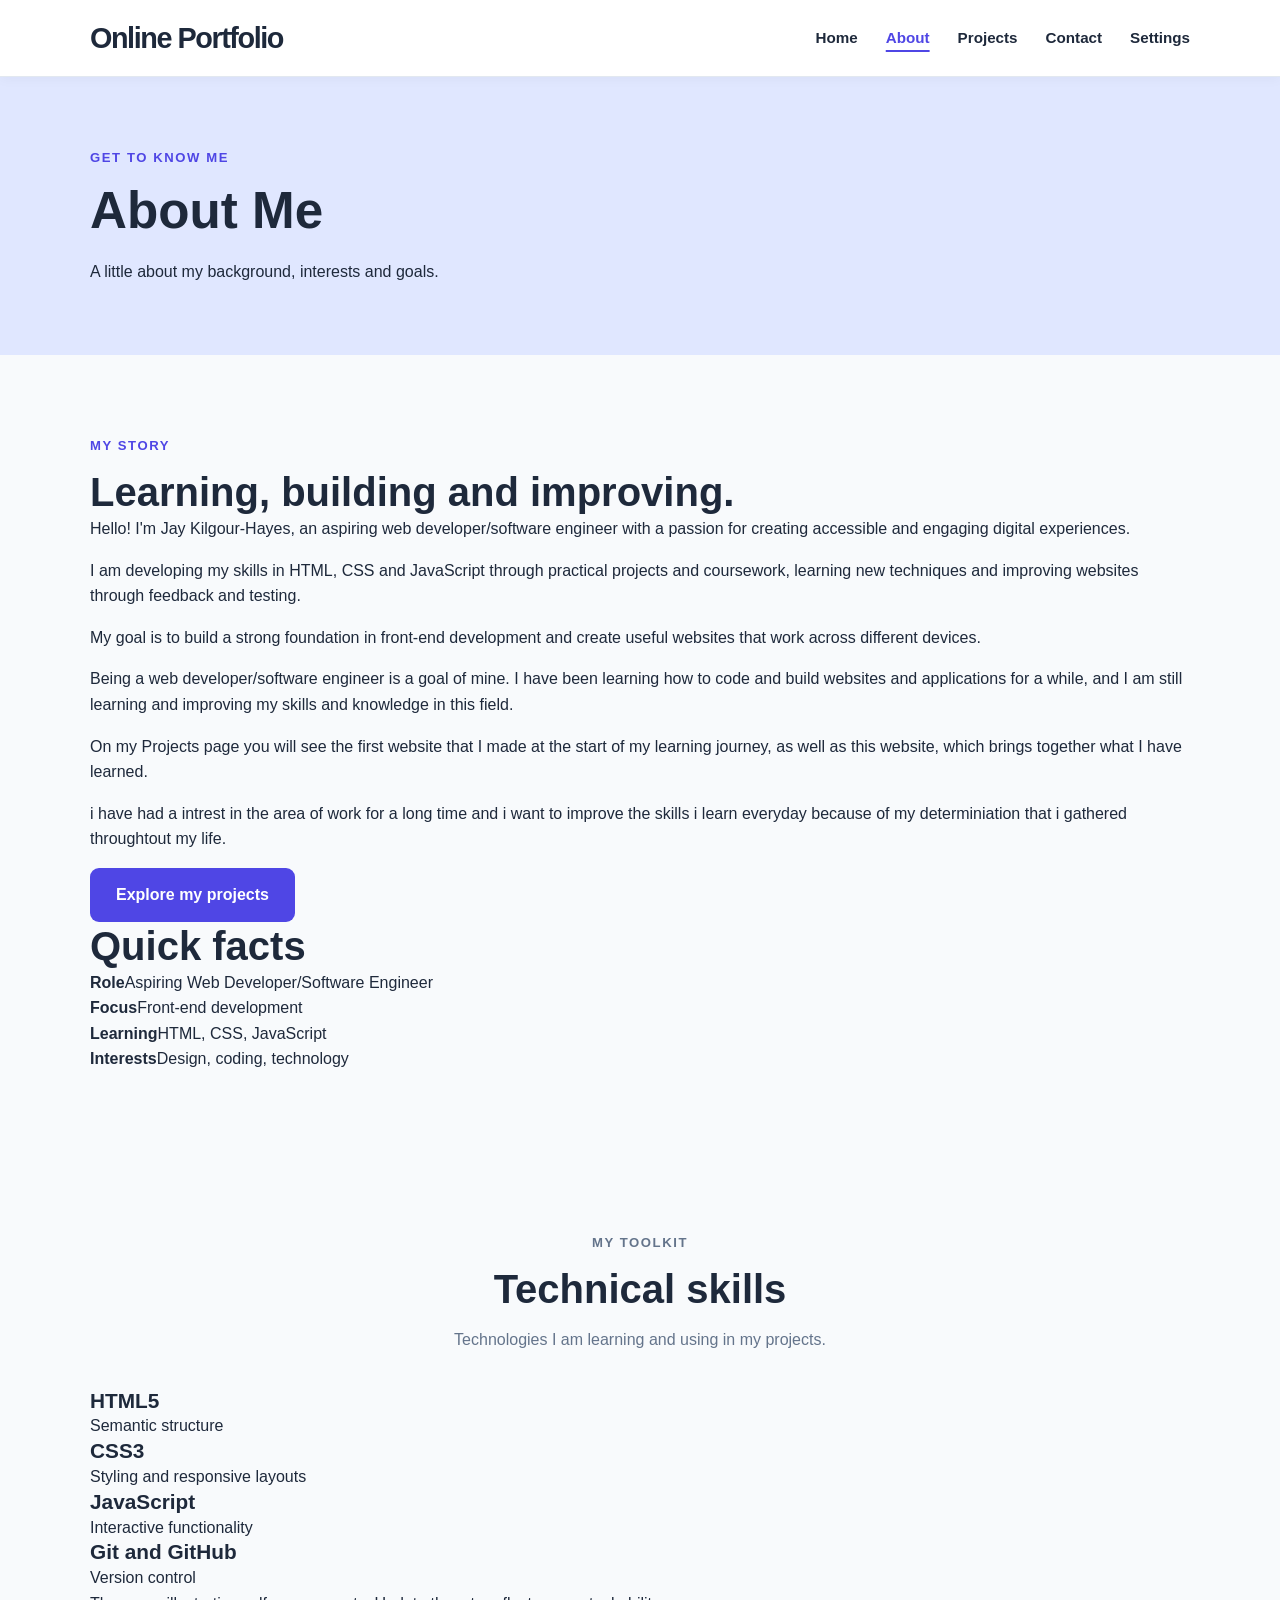
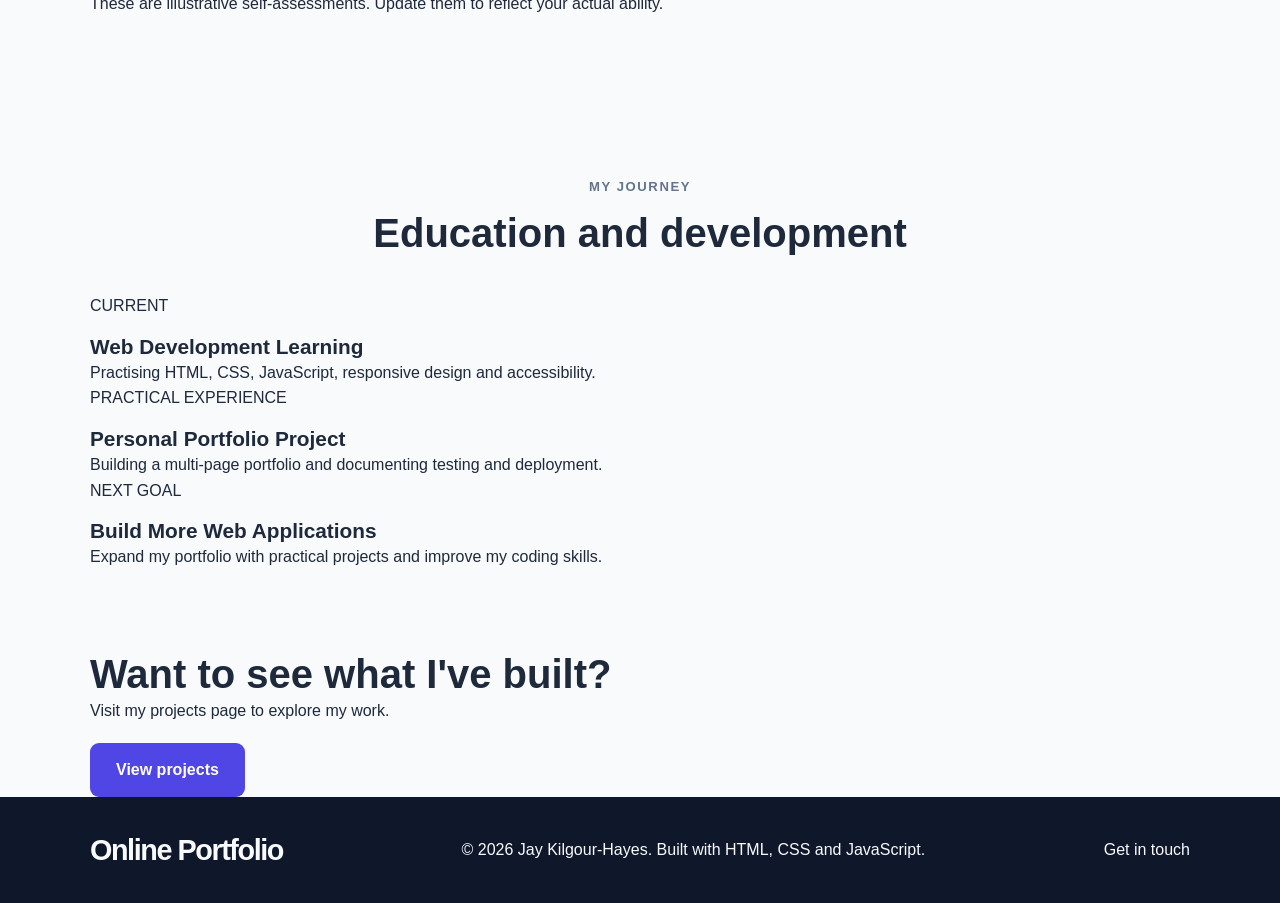
<file: about.html>
<!DOCTYPE html>
<html lang="en">
<head>
  <meta charset="UTF-8">
  <meta name="viewport" content="width=device-width, initial-scale=1.0">
  <meta name="description" content="Learn about my background, skills and development journey.">
  <title>About | Jay Kilgour-Hayes Portfolio</title>
  <link rel="stylesheet" href="css/style.css">
  <script src="js/script.js" defer></script>
</head>
<body>
  <a class="skip-link" href="#main">Skip to main content</a>

  <header class="site-header">
    <nav class="navbar container" aria-label="Main navigation">
      <a class="logo" href="index.html">Online Portfolio</a>
      <button class="menu-toggle" type="button" aria-label="Open navigation" aria-expanded="false" aria-controls="nav-links">
        <span></span><span></span><span></span>
      </button>
      <ul class="nav-links" id="nav-links">
        <li><a href="index.html">Home</a></li>
        <li><a href="about.html" aria-current="page">About</a></li>
        <li><a href="./Projects.html">Projects</a></li>
        <li><a href="./Contact.html">Contact</a></li>
        <li><a href="./settings.html">Settings</a></li>
      </ul>
    </nav>
  </header>

  <main id="main">
    <section class="page-banner">
      <div class="container">
        <p class="eyebrow">GET TO KNOW ME</p>
        <h1>About <span>Me</span></h1>
        <p>A little about my background, interests and goals.</p>
      </div>
    </section>

    <section class="section container about-layout">
      <div class="about-copy">
        <p class="eyebrow">MY STORY</p>
        <h2>Learning, building and improving.</h2>
        <p>Hello! I'm Jay Kilgour-Hayes, an aspiring web developer/software engineer with a passion for creating accessible and engaging digital experiences.</p>
        <p>I am developing my skills in HTML, CSS and JavaScript through practical projects and coursework, learning new techniques and improving websites through feedback and testing.</p>
        <p>My goal is to build a strong foundation in front-end development and create useful websites that work across different devices.</p>
        <p>Being a web developer/software engineer is a goal of mine. I have been learning how to code and build websites and applications for a while, and I am still learning and improving my skills and knowledge in this field.</p>
        <p>On my Projects page you will see the first website that I made at the start of my learning journey, as well as this website, which brings together what I have learned.</p>
        <p>i have had a intrest in the area of work for a long time and i want to improve the skills i learn everyday because of my determiniation that i gathered throughtout my life.</p>
        <a class="btn btn-primary" href="Projects.html">Explore my projects</a>
      </div>

      <aside class="about-panel">
        <h2>Quick facts</h2>
        <ul class="fact-list">
          <li><strong>Role</strong><span>Aspiring Web Developer/Software Engineer</span></li>
          <li><strong>Focus</strong><span>Front-end development</span></li>
          <li><strong>Learning</strong><span>HTML, CSS, JavaScript</span></li>
          <li><strong>Interests</strong><span>Design, coding, technology</span></li>
        </ul>
      </aside>
    </section>

    <section class="section section-muted">
      <div class="container">
        <div class="section-heading">
          <p class="eyebrow">MY TOOLKIT</p>
          <h2>Technical skills</h2>
          <p>Technologies I am learning and using in my projects.</p>
        </div>
        <div class="skills-list">
          <article class="skill-item">
            <div class="skill-label"><h3>HTML5</h3><span>Semantic structure</span></div>
            <div class="skill-track"><div class="skill-fill" style="width:75%"></div></div>
          </article>
          <article class="skill-item">
            <div class="skill-label"><h3>CSS3</h3><span>Styling and responsive layouts</span></div>
            <div class="skill-track"><div class="skill-fill" style="width:65%"></div></div>
          </article>
          <article class="skill-item">
            <div class="skill-label"><h3>JavaScript</h3><span>Interactive functionality</span></div>
            <div class="skill-track"><div class="skill-fill" style="width:40%"></div></div>
          </article>
          <article class="skill-item">
            <div class="skill-label"><h3>Git and GitHub</h3><span>Version control</span></div>
            <div class="skill-track"><div class="skill-fill" style="width:45%"></div></div>
          </article>
        </div>
        <p class="small-note">These are illustrative self-assessments. Update them to reflect your actual ability.</p>
      </div>
    </section>

    <section class="section container">
      <div class="section-heading">
        <p class="eyebrow">MY JOURNEY</p>
        <h2>Education and development</h2>
      </div>
      <div class="timeline">
        <article class="timeline-item">
          <span class="timeline-dot" aria-hidden="true"></span>
          <p class="project-type">CURRENT</p>
          <h3>Web Development Learning</h3>
          <p>Practising HTML, CSS, JavaScript, responsive design and accessibility.</p>
        </article>
        <article class="timeline-item">
          <span class="timeline-dot" aria-hidden="true"></span>
          <p class="project-type">PRACTICAL EXPERIENCE</p>
          <h3>Personal Portfolio Project</h3>
          <p>Building a multi-page portfolio and documenting testing and deployment.</p>
        </article>
        <article class="timeline-item">
          <span class="timeline-dot" aria-hidden="true"></span>
          <p class="project-type">NEXT GOAL</p>
          <h3>Build More Web Applications</h3>
          <p>Expand my portfolio with practical projects and improve my coding skills.</p>
        </article>
      </div>
    </section>

    <section class="cta-section">
      <div class="container cta-inner">
        <div>
          <h2>Want to see what I've built?</h2>
          <p>Visit my projects page to explore my work.</p>
        </div>
        <a class="btn btn-primary" href="Projects.html">View projects</a>
      </div>
    </section>
  </main>

  <footer class="site-footer">
    <div class="container footer-inner">
      <a class="logo" href="index.html">Online Portfolio</a>
      <p>&copy; <span class="current-year">2026</span> Jay Kilgour-Hayes. Built with HTML, CSS and JavaScript.</p>
      <a href="contact.html">Get in touch</a>
    </div>
  </footer>
</body>
</html>
</file>
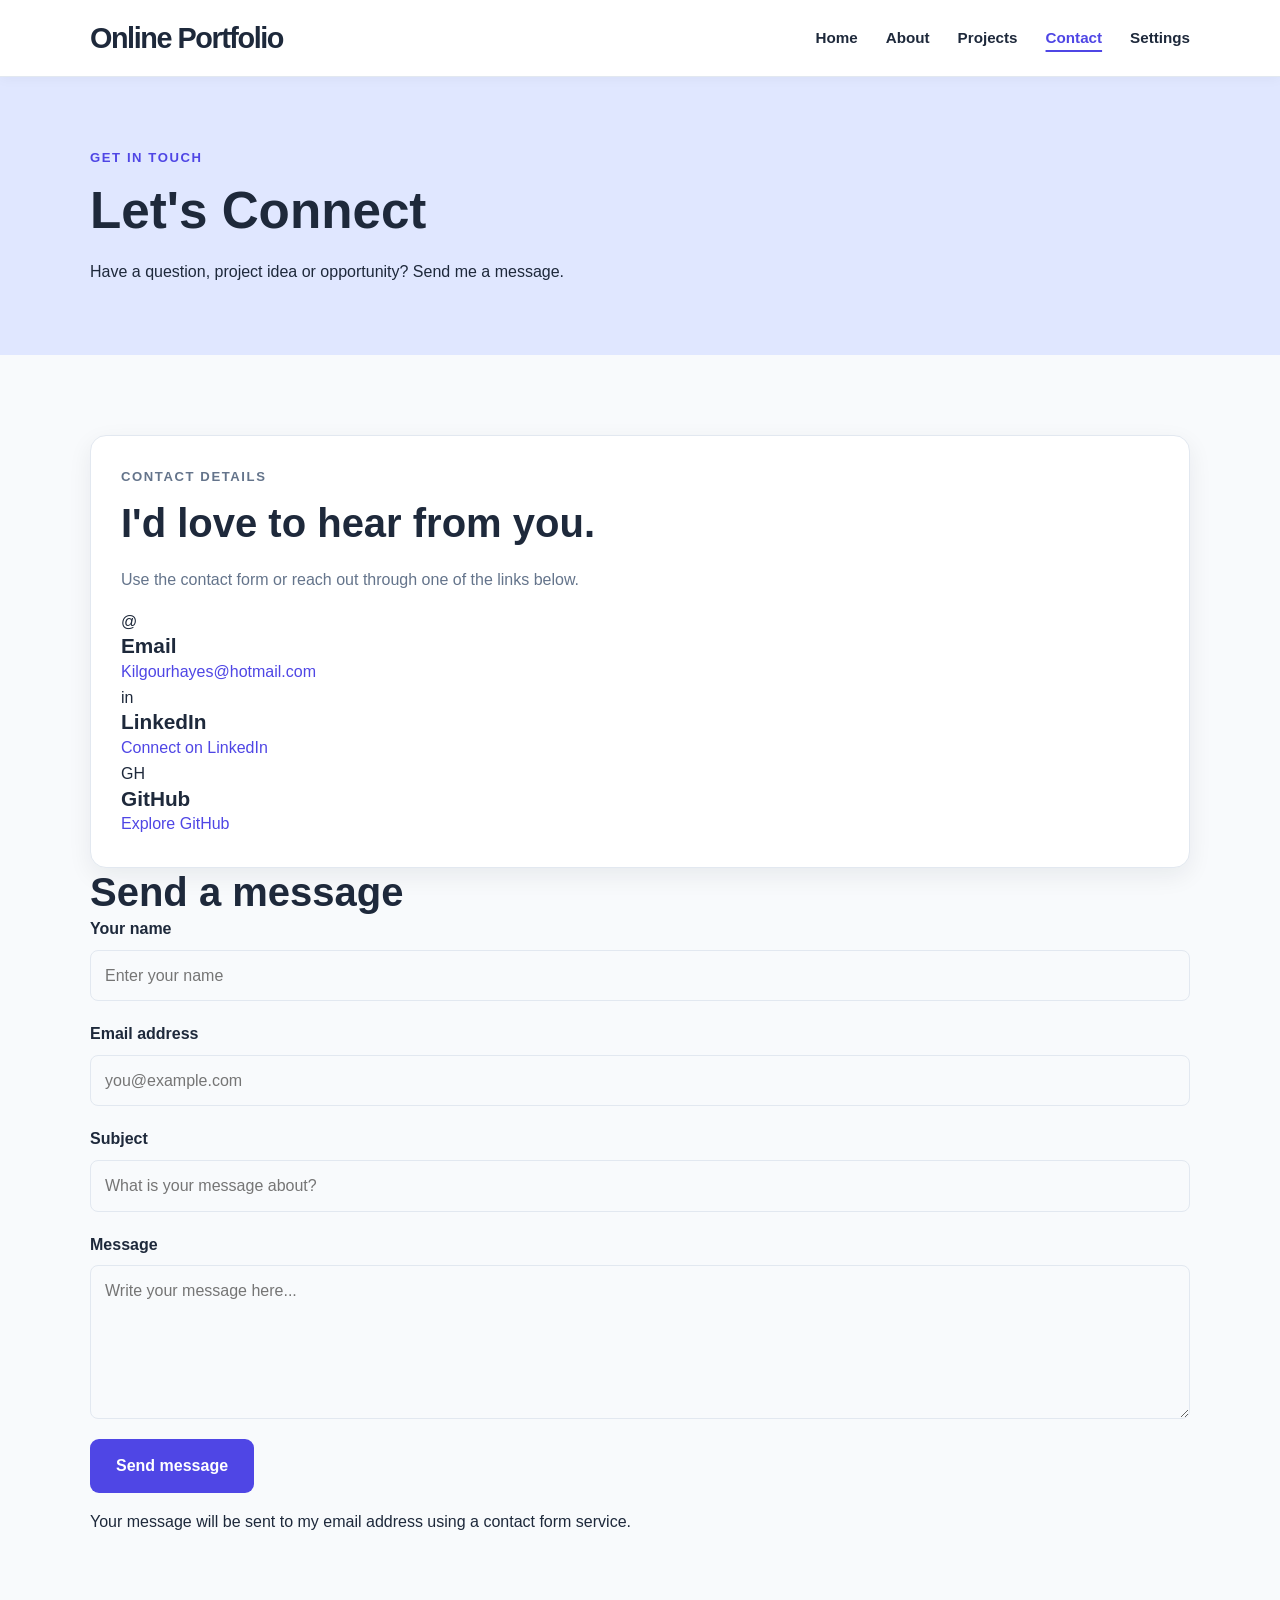
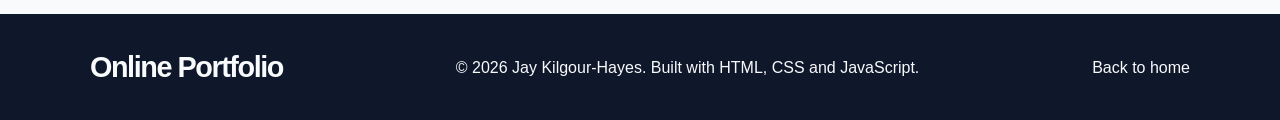
<file: Contact.html>
<!DOCTYPE html>
<html lang="en">
<head>
  <meta charset="UTF-8">
  <meta name="viewport" content="width=device-width, initial-scale=1.0">
  <meta name="description" content="Contact me about web development projects and opportunities.">
  <title>Contact | Jay Kilgour-Hayes Portfolio</title>
  <link rel="stylesheet" href="css/style.css">
  <script src="js/script.js" defer></script>
</head>

<body>
  <a class="skip-link" href="#main">Skip to main content</a>

  <header class="site-header">
    <nav class="navbar container" aria-label="Main navigation">
      <a class="logo" href="index.html">Online Portfolio</a>

      <button class="menu-toggle" type="button"
        aria-label="Open navigation"
        aria-expanded="false"
        aria-controls="nav-links">
        <span></span>
        <span></span>
        <span></span>
      </button>

      <ul class="nav-links" id="nav-links">
        <li><a href="index.html">Home</a></li>
        <li><a href="about.html">About</a></li>
        <li><a href="./Projects.html">Projects</a></li>
        <li><a href="./Contact.html" aria-current="page">Contact</a></li>
        <li><a href="./settings.html">Settings</a></li>
      </ul>
    </nav>
  </header>

  <main id="main">

    <section class="page-banner">
      <div class="container">
        <p class="eyebrow">GET IN TOUCH</p>
        <h1>Let's Connect</h1>
        <p>Have a question, project idea or opportunity? Send me a message.</p>
      </div>
    </section>

    <section class="section container contact-layout">

      <div class="contact-info">
        <p class="eyebrow">CONTACT DETAILS</p>
        <h2>I'd love to hear from you.</h2>
        <p>Use the contact form or reach out through one of the links below.</p>

        <div class="contact-detail">
          <span class="card-icon" aria-hidden="true">@</span>
          <div>
            <h3>Email</h3>
            <a href="mailto:Kilgourhayes@hotmail.com">
              Kilgourhayes@hotmail.com
            </a>
          </div>
        </div>

        <div class="contact-detail">
          <span class="card-icon" aria-hidden="true">in</span>
          <div>
            <h3>LinkedIn</h3>
            <a href="https://www.linkedin.com/in/jay-kilgour-hayes-48662a418/"
               target="_blank"
               rel="noopener noreferrer">
              Connect on LinkedIn
            </a>
          </div>
        </div>

        <div class="contact-detail">
          <span class="card-icon" aria-hidden="true">GH</span>
          <div>
            <h3>GitHub</h3>
            <a href="https://github.com/"
               target="_blank"
               rel="noopener noreferrer">
              Explore GitHub
            </a>
          </div>
        </div>
      </div>

      <div class="contact-form-card">
        <h2>Send a message</h2>

        <form id="contact-form"
              action="https://formsubmit.co/Kilgourhayes@hotmail.com"
              method="POST">

          <input type="hidden"
                 name="_subject"
                 value="New message from your portfolio website">

          <input type="hidden"
                 name="_template"
                 value="table">

          <!-- Hidden anti-spam honeypot field -->
          <input type="text"
                 name="_honey"
                 class="honey-field"
                 tabindex="-1"
                 autocomplete="off"
                 aria-hidden="true"
                 hidden>

          <div class="form-group">
            <label for="name">Your name</label>
            <input id="name"
                   name="name"
                   type="text"
                   autocomplete="name"
                   required
                   minlength="2"
                   maxlength="80"
                   placeholder="Enter your name">
          </div>

          <div class="form-group">
            <label for="email">Email address</label>
            <input id="email"
                   name="email"
                   type="email"
                   autocomplete="email"
                   required
                   maxlength="254"
                   placeholder="you@example.com">
          </div>

          <div class="form-group">
            <label for="subject">Subject</label>
            <input id="subject"
                   name="subject"
                   type="text"
                   required
                   minlength="3"
                   maxlength="120"
                   placeholder="What is your message about?">
          </div>

          <div class="form-group">
            <label for="message">Message</label>
            <textarea id="message"
                      name="message"
                      rows="5"
                      required
                      minlength="10"
                      maxlength="3000"
                      placeholder="Write your message here..."></textarea>
          </div>

          <button class="btn btn-primary btn-full" type="submit">
            Send message
          </button>

          <p id="form-status"
             class="form-status"
             role="status"
             aria-live="polite"></p>

          <p class="small-note">
            Your message will be sent to my email address using a contact form service.
          </p>

        </form>
      </div>

    </section>
  </main>

  <footer class="site-footer">
    <div class="container footer-inner">
      <a class="logo" href="index.html">Online Portfolio</a>

      <p>
        &copy; <span class="current-year">2026</span>
        Jay Kilgour-Hayes. Built with HTML, CSS and JavaScript.
      </p>

      <a href="index.html">Back to home</a>
    </div>
  </footer>

</body>
</html>
</file>
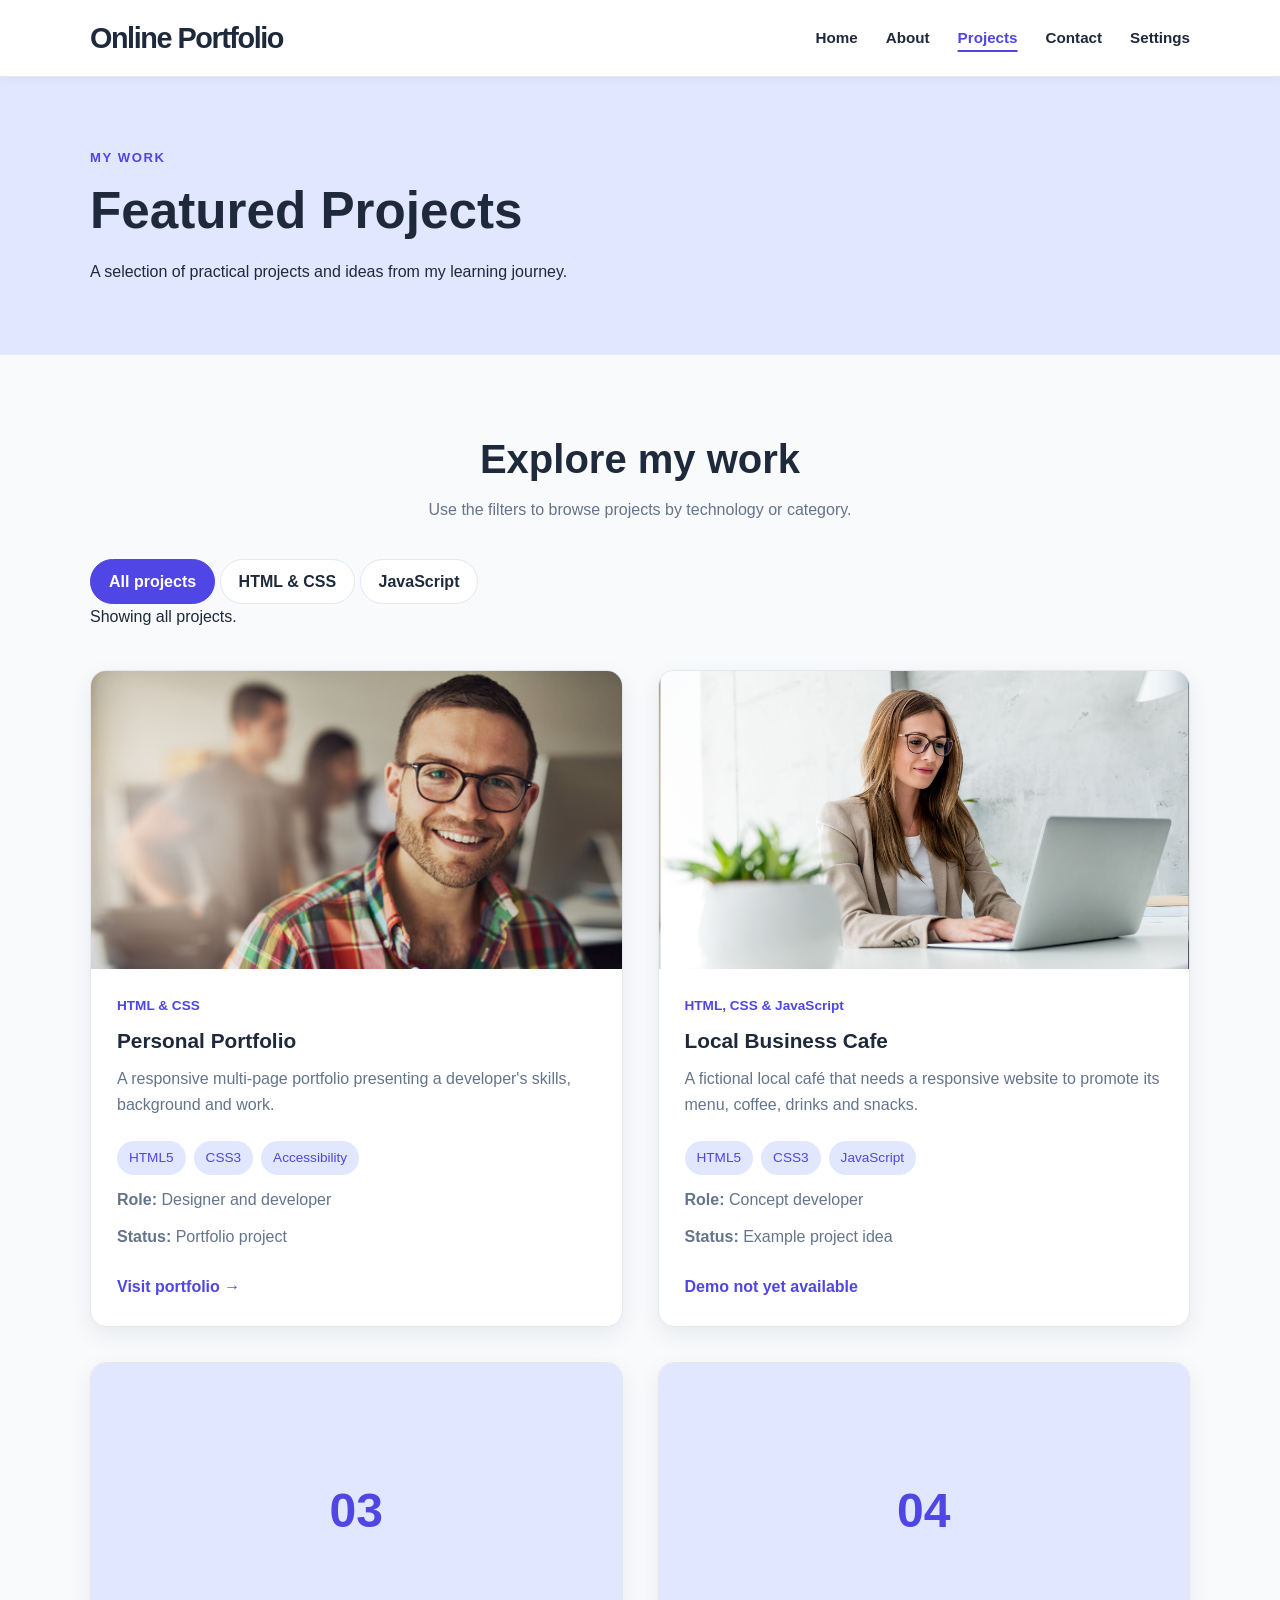
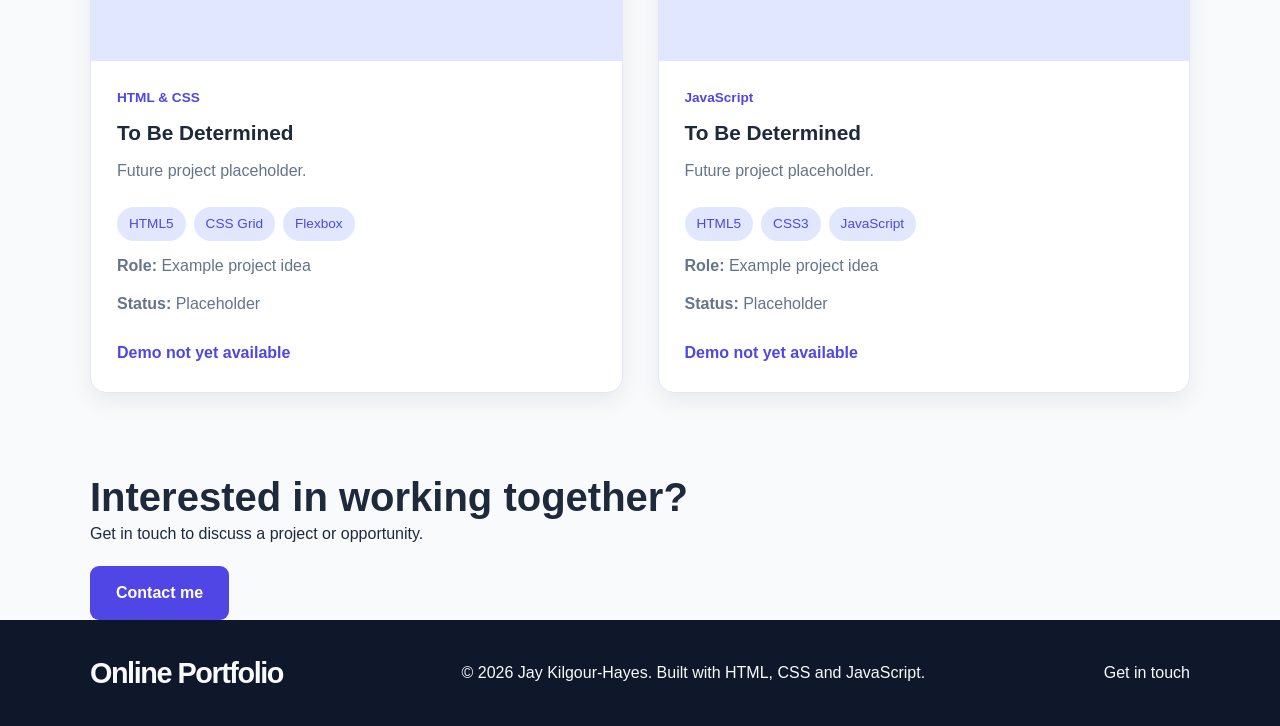
<file: Projects.html>
<!DOCTYPE html>
<html lang="en">
<head>
  <meta charset="UTF-8">
  <meta name="viewport" content="width=device-width, initial-scale=1.0">

  <meta name="description" content="Explore my web development projects and the technologies used.">

  <title>Projects | Jay Kilgour-Hayes Portfolio</title>

  <link rel="stylesheet" href="css/style.css">
  <script src="js/script.js" defer></script>
</head>

<body>

  <a class="skip-link" href="#main">Skip to main content</a>

  <!-- Header and navigation -->
  <header class="site-header">

    <nav class="navbar container" aria-label="Main navigation">

      <a class="logo" href="index.html">Online Portfolio</a>

      <button
        class="menu-toggle"
        type="button"
        aria-label="Open navigation"
        aria-expanded="false"
        aria-controls="nav-links"
      >
        <span></span>
        <span></span>
        <span></span>
      </button>

      <ul class="nav-links" id="nav-links">
        <li><a href="index.html">Home</a></li>
        <li><a href="about.html">About</a></li>
        <li><a href="./Projects.html" aria-current="page">Projects</a></li>
        <li><a href="./Contact.html">Contact</a></li>
        <li><a href="./Settings.html">Settings</a></li>
      </ul>

    </nav>

  </header>

  <main id="main">

    <!-- Projects page banner -->
    <section class="page-banner">

      <div class="container">

        <p class="eyebrow">MY WORK</p>

        <h1>Featured <span>Projects</span></h1>

        <p>
          A selection of practical projects and ideas
          from my learning journey.
        </p>

      </div>

    </section>

    <!-- Projects section -->
    <section class="section container">

      <div class="section-heading">

        <h2>Explore my work</h2>

        <p>
          Use the filters to browse projects by technology
          or category.
        </p>

      </div>

      <!-- Project filters -->
      <div class="filter-controls"
           role="group"
           aria-label="Filter projects">

        <button
          class="filter-btn active"
          type="button"
          data-filter="all"
          aria-pressed="true">
          All projects
        </button>

        <button
          class="filter-btn"
          type="button"
          data-filter="html"
          aria-pressed="false">
          HTML &amp; CSS
        </button>

        <button
          class="filter-btn"
          type="button"
          data-filter="javascript"
          aria-pressed="false">
          JavaScript
        </button>

      </div>

      <p id="filter-status"
         class="sr-only"
         aria-live="polite">
        Showing all projects.
      </p>

      <!-- 2 x 2 Project Grid -->
      <div class="projects-grid-two project-list">

        <!-- Project 1 -->
        <article class="project-card" data-category="html">

          <div class="project-art art-one">

            <img
              src="Assets/images/portfolio.jpg"
              alt="Portfolio website preview"
              loading="lazy"
            >

          </div>

          <div class="project-body">

            <p class="project-type">HTML &amp; CSS</p>

            <h3>Personal Portfolio</h3>

            <p>
              A responsive multi-page portfolio presenting
              a developer's skills, background and work.
            </p>

            <ul class="tag-list">
              <li>HTML5</li>
              <li>CSS3</li>
              <li>Accessibility</li>
            </ul>

            <p class="project-role">
              <strong>Role:</strong> Designer and developer
            </p>

            <p class="project-role">
              <strong>Status:</strong> Portfolio project
            </p>

            <a class="text-link" href="index.html">
              Visit portfolio →
            </a>

          </div>

        </article>

        <!-- Project 2 -->
        <article class="project-card" data-category="javascript">

          <div class="project-art art-two">

            <img
              src="Assets/images/Cafe.jpg"
              alt="Cafe website preview"
              loading="lazy"
            >

          </div>

          <div class="project-body">

            <p class="project-type">
              HTML, CSS &amp; JavaScript
            </p>

            <h3>Local Business Cafe</h3>

            <p>
              A fictional local café that needs a responsive
              website to promote its menu, coffee, drinks
              and snacks.
            </p>

            <ul class="tag-list">
              <li>HTML5</li>
              <li>CSS3</li>
              <li>JavaScript</li>
            </ul>

            <p class="project-role">
              <strong>Role:</strong> Concept developer
            </p>

            <p class="project-role">
              <strong>Status:</strong> Example project idea
            </p>

            <span class="text-link">
              Demo not yet available
            </span>

          </div>

        </article>

        <!-- Project 3 -->
        <article class="project-card" data-category="html">

          <div class="project-art art-three"
               aria-hidden="true">
            03
          </div>

          <div class="project-body">

            <p class="project-type">HTML &amp; CSS</p>

            <h3>To Be Determined</h3>

            <p>
              Future project placeholder.
            </p>

            <ul class="tag-list">
              <li>HTML5</li>
              <li>CSS Grid</li>
              <li>Flexbox</li>
            </ul>

            <p class="project-role">
              <strong>Role:</strong> Example project idea
            </p>

            <p class="project-role">
              <strong>Status:</strong> Placeholder
            </p>

            <span class="text-link">
              Demo not yet available
            </span>

          </div>

        </article>

        <!-- Project 4 -->
        <article class="project-card" data-category="javascript">

          <div class="project-art art-four"
               aria-hidden="true">
            04
          </div>

          <div class="project-body">

            <p class="project-type">JavaScript</p>

            <h3>To Be Determined</h3>

            <p>
              Future project placeholder.
            </p>

            <ul class="tag-list">
              <li>HTML5</li>
              <li>CSS3</li>
              <li>JavaScript</li>
            </ul>

            <p class="project-role">
              <strong>Role:</strong> Example project idea
            </p>

            <p class="project-role">
              <strong>Status:</strong> Placeholder
            </p>

            <span class="text-link">
              Demo not yet available
            </span>

          </div>

        </article>

      </div>

    </section>

    <!-- Contact section -->
    <section class="cta-section">

      <div class="container cta-inner">

        <div>

          <h2>Interested in working together?</h2>

          <p>
            Get in touch to discuss a project or opportunity.
          </p>

        </div>

        <a class="btn btn-primary" href="contact.html">
          Contact me
        </a>

      </div>

    </section>

  </main>

  <!-- Footer -->
  <footer class="site-footer">

    <div class="container footer-inner">

      <a class="logo" href="index.html">
        Online Portfolio
      </a>

      <p>
        &copy;
        <span class="current-year">2026</span>
        Jay Kilgour-Hayes.
        Built with HTML, CSS and JavaScript.
      </p>

      <a href="contact.html">Get in touch</a>

    </div>

  </footer>

</body>
</html>
</file>
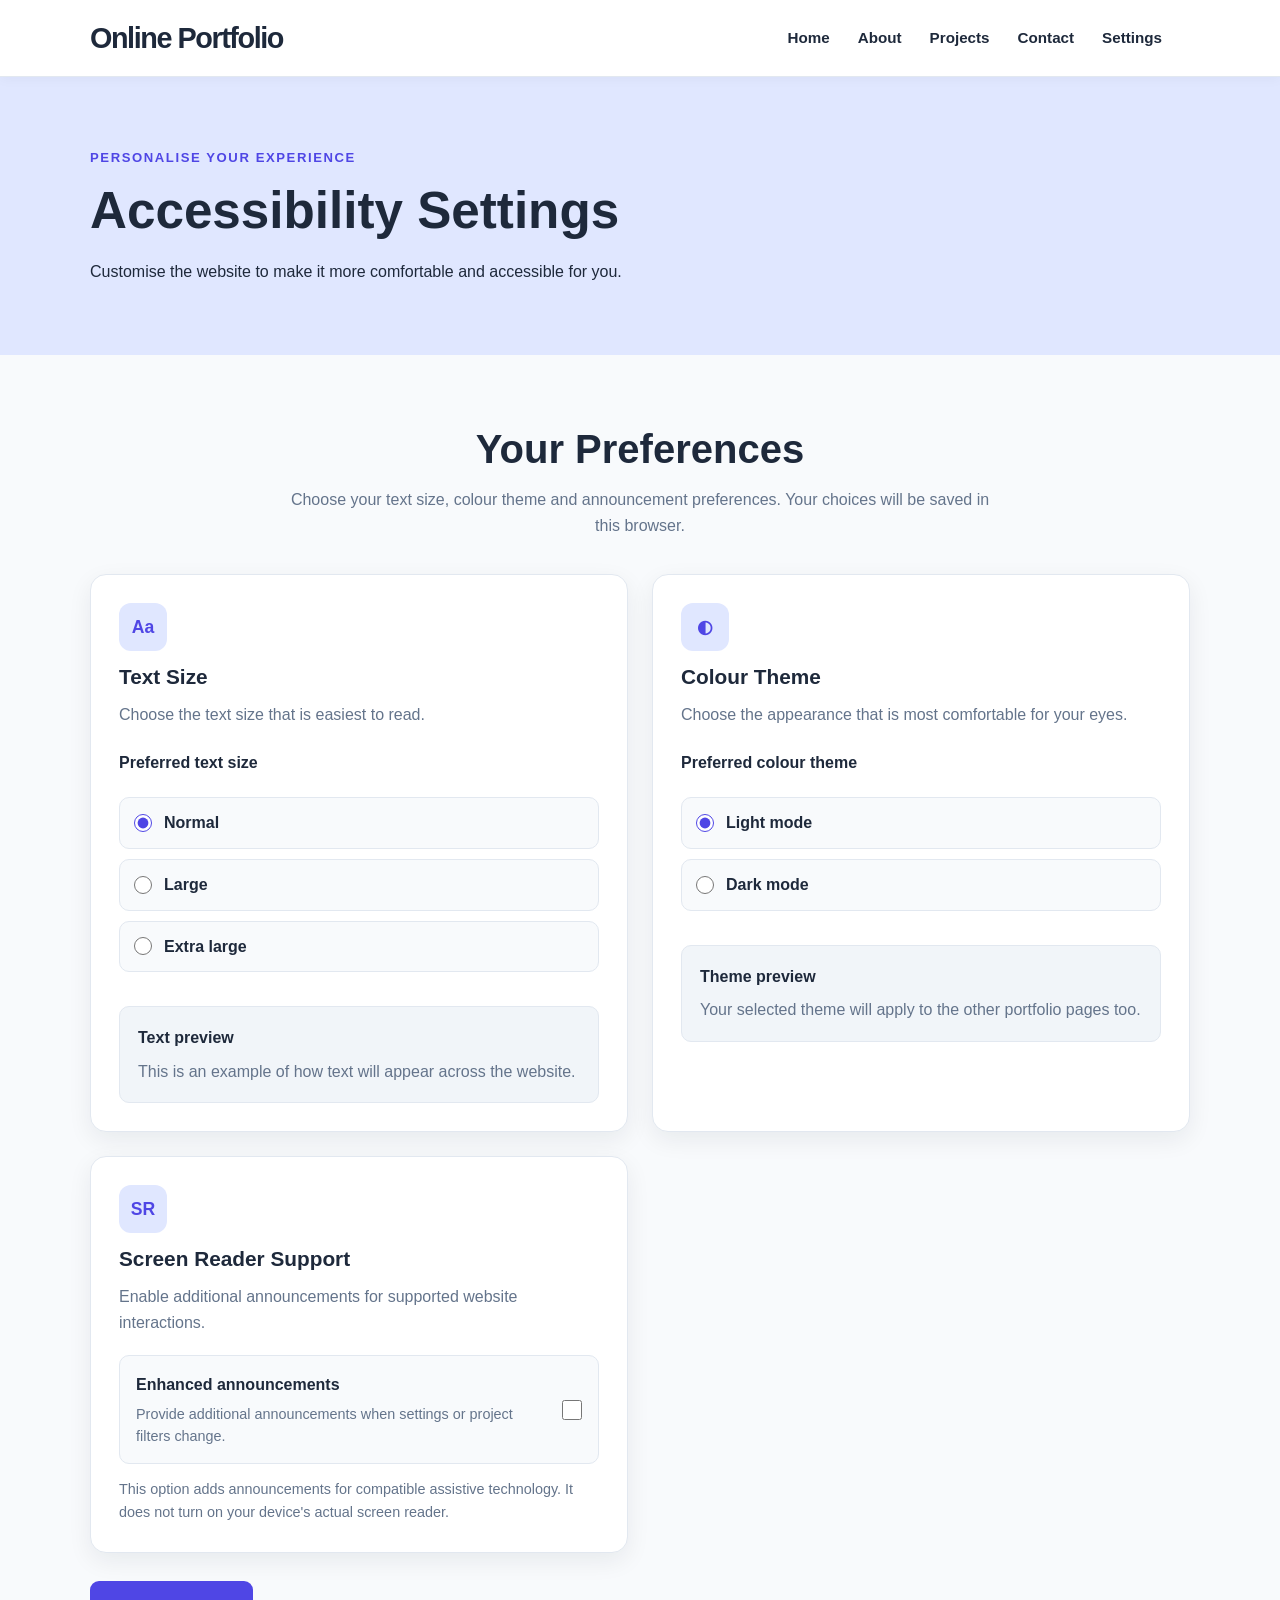
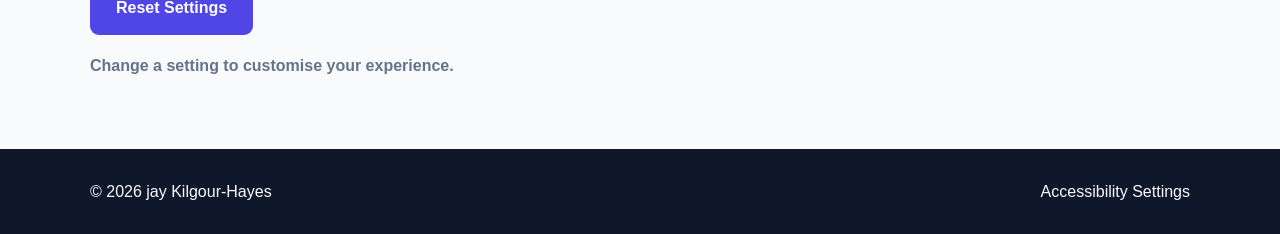
<file: settings.html>
<!DOCTYPE html>
<html lang="en">
<head>
    <meta charset="UTF-8">
    <meta name="viewport" content="width=device-width, initial-scale=1.0">

    <meta name="description"
          content="Customise accessibility settings for the jay Kilgour-Hayes portfolio website.">

    <title>Accessibility Settings | jay Kilgour-Hayes</title>

    <!-- Link to the stylesheet and JavaScript -->
    <link rel="stylesheet" href="css/style.css">
    <script src="js/script.js" defer></script>
</head>

<body>
    <!-- Skip link -->
    <a class="skip-link" href="#main-content">Skip to main content</a>

    <!-- Navigation -->
    <header class="site-header">
        <nav class="navbar container" aria-label="Main navigation">

            <a class="logo" href="index.html">
                Online Portfolio
            </a>

            <button class="menu-toggle"
                    type="button"
                    aria-label="Open navigation"
                    aria-expanded="false"
                    aria-controls="nav-links">
                <span></span>
                <span></span>
                <span></span>
            </button>

            <ul class="nav-links" id="nav-links">
                <li><a href="index.html">Home</a></li>
                <li><a href="about.html">About</a></li>
                <li><a href="./Projects.html">Projects</a></li>
                <li><a href="./Contact.html">Contact</a></li>
                <li><a href="./Settings.html">Settings</a></li>
                <li>
                </li>
            </ul>

        </nav>
    </header>

    <main id="main-content">

        <!-- Page heading -->
        <section class="page-banner">
            <div class="container">
                <p class="eyebrow">PERSONALISE YOUR EXPERIENCE</p>

                <h1>Accessibility Settings</h1>

                <p>
                    Customise the website to make it more comfortable
                    and accessible for you.
                </p>
            </div>
        </section>

        <!-- Accessibility settings -->
        <section class="settings-section section-padding">
            <div class="container settings-container">

                <div class="section-heading">
                    <h2>Your Preferences</h2>

                    <p>
                        Choose your text size, colour theme and
                        announcement preferences. Your choices will
                        be saved in this browser.
                    </p>
                </div>

                <div class="settings-grid">

                    <!-- Text size settings -->
                    <section class="settings-card"
                             aria-labelledby="text-size-heading">

                        <div class="settings-card-icon" aria-hidden="true">
                            Aa
                        </div>

                        <h3 id="text-size-heading">Text Size</h3>

                        <p>
                            Choose the text size that is easiest to read.
                        </p>

                        <fieldset class="setting-fieldset">
                            <legend>Preferred text size</legend>

                            <label class="setting-option">
                                <input type="radio"
                                       name="text-size"
                                       value="normal"
                                       checked>
                                <span>Normal</span>
                            </label>

                            <label class="setting-option">
                                <input type="radio"
                                       name="text-size"
                                       value="large">
                                <span>Large</span>
                            </label>

                            <label class="setting-option">
                                <input type="radio"
                                       name="text-size"
                                       value="extra-large">
                                <span>Extra large</span>
                            </label>
                        </fieldset>

                        <div class="settings-preview">
                            <strong>Text preview</strong>
                            <p>
                                This is an example of how text will
                                appear across the website.
                            </p>
                        </div>
                    </section>

                    <!-- Colour theme settings -->
                    <section class="settings-card"
                             aria-labelledby="theme-heading">

                        <div class="settings-card-icon" aria-hidden="true">
                            ◐
                        </div>

                        <h3 id="theme-heading">Colour Theme</h3>

                        <p>
                            Choose the appearance that is most
                            comfortable for your eyes.
                        </p>

                        <fieldset class="setting-fieldset">
                            <legend>Preferred colour theme</legend>

                            <label class="setting-option">
                                <input type="radio"
                                       name="colour-theme"
                                       value="light"
                                       checked>
                                <span>Light mode</span>
                            </label>

                            <label class="setting-option">
                                <input type="radio"
                                       name="colour-theme"
                                       value="dark">
                                <span>Dark mode</span>
                            </label>
                        </fieldset>

                        <div class="settings-preview">
                            <strong>Theme preview</strong>
                            <p>
                                Your selected theme will apply to
                                the other portfolio pages too.
                            </p>
                        </div>
                    </section>

                    <!-- Screen reader announcements -->
                    <section class="settings-card"
                             aria-labelledby="reader-heading">

                        <div class="settings-card-icon" aria-hidden="true">
                            SR
                        </div>

                        <h3 id="reader-heading">Screen Reader Support</h3>

                        <p>
                            Enable additional announcements for
                            supported website interactions.
                        </p>

                        <label class="toggle-option" for="reader-toggle">
                            <span>
                                <strong>Enhanced announcements</strong>

                                <span class="toggle-description">
                                    Provide additional announcements when
                                    settings or project filters change.
                                </span>
                            </span>

                            <input type="checkbox"
                                   id="reader-toggle"
                                   role="switch"
                                   aria-describedby="reader-help">
                        </label>

                        <p id="reader-help" class="settings-help">
                            This option adds announcements for compatible
                            assistive technology. It does not turn on
                            your device's actual screen reader.
                        </p>
                    </section>

                </div>

                <!-- Reset button -->
                <div class="settings-actions">
                    <button class="btn btn-primary"
                            id="reset-settings"
                            type="button">
                        Reset Settings
                    </button>
                </div>

                <!-- Status message for assistive technology -->
                <p id="settings-status"
                   class="settings-status"
                   role="status"
                   aria-live="polite"
                   aria-atomic="true">
                    Change a setting to customise your experience.
                </p>

            </div>
        </section>

    </main>

    <!-- Footer -->
    <footer class="site-footer">
        <div class="container footer-inner">

            <p>
                &copy; <span class="current-year">2026</span>
                jay Kilgour-Hayes
            </p>

            <a href="settings.html" aria-current="page">
                Accessibility Settings
            </a>

        </div>
    </footer>

</body>
</html>
</file>
<file: css/style.css>
/* =========================================
   1. GLOBAL VARIABLES AND RESET
========================================= */

:root {
    --primary-color: #4f46e5;
    --primary-hover: #4338ca;
    --accent-color: #4f46e5;
    --accent-light: #e0e7ff;

    --background-color: #f8fafc;
    --card-background: #ffffff;
    --preview-background: #f1f5f9;

    --text-color: #1e293b;
    --muted-text: #64748b;
    --border-color: #e2e8f0;

    --header-background: #ffffff;
    --footer-background: #0f172a;
    --footer-text: #f8fafc;

    --container-width: 1100px;
    --section-padding: 80px;
    --body-font-size: 16px;

    --shadow: 0 8px 24px rgba(15, 23, 42, 0.07);
    --transition: 0.25s ease;
}

* {
    box-sizing: border-box;
    margin: 0;
    padding: 0;
}

html {
    scroll-behavior: smooth;
    scroll-padding-top: 90px;
    font-size: var(--body-font-size);
}

body {
    font-family: Arial, Helvetica, sans-serif;
    line-height: 1.6;
    color: var(--text-color);
    background: var(--background-color);
    transition:
        background-color var(--transition),
        color var(--transition);
}

img {
    display: block;
    max-width: 100%;
}

a {
    color: var(--primary-color);
    text-decoration: none;
    transition: color var(--transition);
}

a:hover {
    color: var(--primary-hover);
}

button,
input,
textarea,
select {
    font: inherit;
}

button {
    cursor: pointer;
}

ul {
    list-style: none;
}

h1,
h2,
h3,
h4 {
    line-height: 1.2;
    overflow-wrap: break-word;
}

h1 {
    font-size: clamp(2.2rem, 5vw, 3.8rem);
}

h2 {
    font-size: clamp(1.8rem, 4vw, 2.5rem);
}

h3 {
    font-size: 1.3rem;
}

p {
    margin-bottom: 1rem;
}

p:last-child {
    margin-bottom: 0;
}

::selection {
    color: #ffffff;
    background: var(--primary-color);
}

:focus-visible {
    outline: 3px solid var(--primary-color);
    outline-offset: 4px;
}

/* =========================================
   2. CONTAINERS AND SHARED LAYOUT
========================================= */

.container {
    width: min(90%, var(--container-width));
    margin-inline: auto;
}

.section {
    padding-block: var(--section-padding);
}

.section-padding {
    padding-block: var(--section-padding);
}

.section-heading {
    max-width: 720px;
    margin: 0 auto 36px;
    text-align: center;
}

.section-heading h2 {
    margin-bottom: 14px;
}

.section-heading p {
    color: var(--muted-text);
}

.eyebrow {
    margin-bottom: 12px;
    color: var(--primary-color);
    font-size: 0.82rem;
    font-weight: 700;
    letter-spacing: 0.12em;
    text-transform: uppercase;
}

.text-center {
    text-align: center;
}

.muted-text {
    color: var(--muted-text);
}

/* =========================================
   3. SKIP LINK
========================================= */

.skip-link {
    position: absolute;
    z-index: 2000;
    top: 10px;
    left: 10px;
    padding: 12px 18px;
    color: #ffffff;
    background: var(--primary-color);
    border-radius: 8px;
    transform: translateY(-150%);
}

.skip-link:focus {
    transform: translateY(0);
}

/* =========================================
   4. HEADER AND NAVIGATION
========================================= */

.site-header {
    position: sticky;
    z-index: 1000;
    top: 0;
    background: var(--header-background);
    border-bottom: 1px solid var(--border-color);
    box-shadow: 0 2px 12px rgba(15, 23, 42, 0.04);
}

.navbar {
    position: relative;
    display: flex;
    min-height: 76px;
    align-items: center;
    justify-content: space-between;
    gap: 24px;
}

.logo {
    color: var(--text-color);
    font-size: 1.8rem;
    font-weight: 800;
    letter-spacing: -0.05em;
}

.logo span {
    color: var(--primary-color);
}

.nav-links {
    display: flex;
    align-items: center;
    gap: 28px;
}

.nav-links a {
    display: inline-block;
    padding-block: 8px;
    color: var(--text-color);
    font-size: 0.95rem;
    font-weight: 600;
}

.nav-links a:hover,
.nav-links a[aria-current="page"] {
    color: var(--primary-color);
}

.nav-links a[aria-current="page"] {
    text-decoration: underline;
    text-decoration-thickness: 2px;
    text-underline-offset: 7px;
}

.menu-toggle {
    display: none;
    width: 44px;
    height: 44px;
    flex-shrink: 0;
    align-items: center;
    justify-content: center;
    flex-direction: column;
    gap: 5px;
    color: var(--text-color);
    background: transparent;
    border: 1px solid var(--border-color);
    border-radius: 8px;
    cursor: pointer;
    position: relative;
    z-index: 1002;
}

.menu-toggle span {
    display: block;
    width: 21px;
    height: 2px;
    background: currentColor;
    border-radius: 2px;
}

/* =========================================
   5. BUTTONS
========================================= */

.btn {
    display: inline-flex;
    min-height: 46px;
    align-items: center;
    justify-content: center;
    gap: 8px;
    padding: 12px 24px;
    border: 2px solid transparent;
    border-radius: 9px;
    font-weight: 700;
    text-align: center;
    transition:
        background-color var(--transition),
        color var(--transition),
        border-color var(--transition),
        transform var(--transition);
}

.btn:hover {
    transform: translateY(-2px);
}

.btn-primary {
    color: #ffffff;
    background: var(--primary-color);
}

.btn-primary:hover {
    color: #ffffff;
    background: var(--primary-hover);
}

.btn-secondary {
    color: var(--text-color);
    background: transparent;
    border-color: var(--border-color);
}

.btn-secondary:hover {
    color: var(--primary-color);
    border-color: var(--primary-color);
}

.button-group {
    display: flex;
    flex-wrap: wrap;
    gap: 14px;
    margin-top: 26px;
}

/* =========================================
   6. HOME PAGE HERO
========================================= */

.hero {
    display: flex;
    min-height: 590px;
    align-items: center;
    padding-block: 80px;
}

.hero-content {
    max-width: 760px;
}

.hero h1 {
    margin-bottom: 24px;
}

.hero h1 span {
    color: var(--primary-color);
}

.hero-description {
    max-width: 650px;
    color: var(--muted-text);
    font-size: 1.15rem;
}

.hero-image {
    width: 100%;
    max-width: 420px;
    margin-inline: auto;
    border-radius: 24px;
    object-fit: cover;
}

.hero-layout {
    display: grid;
    grid-template-columns: 1.2fr 0.8fr;
    align-items: center;
    gap: 60px;
}

.hero-badge {
    display: inline-block;
    margin-bottom: 22px;
    padding: 7px 14px;
    color: var(--primary-color);
    background: var(--accent-light);
    border-radius: 50px;
    font-size: 0.9rem;
    font-weight: 700;
}

/* =========================================
   7. PAGE BANNER
========================================= */

.page-banner {
    padding: 70px 0;
    background: var(--accent-light);
    color: var(--text-color);
}

.page-banner h1 {
    margin-bottom: 18px;
    font-size: clamp(2rem, 4.5vw, 3.2rem);
}

.page-banner p {
    max-width: 720px;
}

.page-banner .eyebrow {
    color: var(--primary-color);
}

/* =========================================
   8. GENERAL CONTENT SECTIONS
========================================= */

.content-grid {
    display: grid;
    grid-template-columns: repeat(2, minmax(0, 1fr));
    align-items: start;
    gap: 36px;
}

.content-card {
    padding: 28px;
    background: var(--card-background);
    border: 1px solid var(--border-color);
    border-radius: 16px;
    box-shadow: var(--shadow);
}

.content-card h3 {
    margin-bottom: 14px;
}

.content-card p {
    color: var(--muted-text);
}

.feature-list {
    display: grid;
    gap: 14px;
    margin-top: 20px;
}

.feature-list li {
    padding-left: 28px;
    position: relative;
}

.feature-list li::before {
    content: "✓";
    position: absolute;
    left: 0;
    color: var(--primary-color);
    font-weight: 800;
}

/* =========================================
   9. PROJECTS PAGE
========================================= */

.project-filters {
    display: flex;
    flex-wrap: wrap;
    justify-content: center;
    gap: 12px;
    margin-bottom: 36px;
}

.filter-btn {
    padding: 9px 18px;
    color: var(--text-color);
    background: var(--card-background);
    border: 1px solid var(--border-color);
    border-radius: 50px;
    font-weight: 600;
    transition: all var(--transition);
}

.filter-btn:hover,
.filter-btn.active,
.filter-btn[aria-pressed="true"] {
    color: #ffffff;
    background: var(--primary-color);
    border-color: var(--primary-color);
}

.projects-grid {
    display: grid;
    grid-template-columns: repeat(3, minmax(0, 1fr));
    gap: 26px;
}

.project-card {
    overflow: hidden;
    background: var(--card-background);
    border: 1px solid var(--border-color);
    border-radius: 16px;
    box-shadow: var(--shadow);
    transition:
        transform var(--transition),
        box-shadow var(--transition);
}

.project-card:hover {
    transform: translateY(-5px);
    box-shadow: 0 14px 30px rgba(15, 23, 42, 0.12);
}

.project-card img {
    width: 100%;
    aspect-ratio: 16 / 10;
    object-fit: cover;
    background: var(--preview-background);
}

.project-card-content {
    padding: 22px;
}

.project-card h3 {
    margin-bottom: 10px;
}

.project-card p {
    color: var(--muted-text);
}

.project-tags {
    display: flex;
    flex-wrap: wrap;
    gap: 8px;
    margin: 16px 0;
}

.project-tags span {
    padding: 5px 10px;
    color: var(--primary-color);
    background: var(--accent-light);
    border-radius: 50px;
    font-size: 0.8rem;
    font-weight: 700;
}

.project-links {
    display: flex;
    flex-wrap: wrap;
    gap: 16px;
    margin-top: 18px;
    font-weight: 700;
}

/* =========================================
   10. CONTACT PAGE AND FORMS
========================================= */

.contact-grid {
    display: grid;
    grid-template-columns: 0.8fr 1.2fr;
    align-items: start;
    gap: 40px;
}

.contact-info,
.contact-form {
    padding: 30px;
    background: var(--card-background);
    border: 1px solid var(--border-color);
    border-radius: 16px;
    box-shadow: var(--shadow);
}

.contact-info h2,
.contact-form h2 {
    margin-bottom: 20px;
}

.contact-info p {
    color: var(--muted-text);
}

.contact-details {
    display: grid;
    gap: 16px;
    margin-top: 24px;
}

.contact-details a {
    overflow-wrap: anywhere;
}

.form-group {
    margin-bottom: 20px;
}

.form-group label {
    display: block;
    margin-bottom: 8px;
    font-weight: 700;
}

.form-group input,
.form-group textarea,
.form-group select {
    display: block;
    width: 100%;
    padding: 12px 14px;
    color: var(--text-color);
    background: var(--background-color);
    border: 1px solid var(--border-color);
    border-radius: 8px;
}

.form-group textarea {
    min-height: 150px;
    resize: vertical;
}

.form-group input:focus,
.form-group textarea:focus,
.form-group select:focus {
    outline: 2px solid var(--primary-color);
    outline-offset: 2px;
}

.form-error {
    margin-top: 6px;
    color: #b91c1c;
    font-size: 0.9rem;
}

.form-status {
    margin-top: 16px;
    font-weight: 600;
}
/* =========================================
   11. SLIDESHOW
========================================= */

.slideshow {
    position: relative;
    overflow: hidden;
    border-radius: 16px;
    background: var(--preview-background);
}

.slideshow img {
    width: 100%;
    max-height: 500px;
    object-fit: cover;
}

.slideshow-controls {
    display: flex;
    justify-content: center;
    gap: 12px;
    margin-top: 18px;
}

/* =========================================
   12. ACCESSIBILITY SETTINGS PAGE
========================================= */

.settings-section {
    padding-block: 70px;
}

.settings-container {
    max-width: 1100px;
    margin-inline: auto;
}

.settings-grid {
    display: grid;
    grid-template-columns: repeat(2, minmax(0, 1fr));
    gap: 24px;
    margin-top: 32px;
}

.settings-card {
    min-width: 0;
    padding: 28px;
    color: var(--text-color);
    background: var(--card-background);
    border: 1px solid var(--border-color);
    border-radius: 16px;
    box-shadow: var(--shadow);
    transition:
        background-color var(--transition),
        border-color var(--transition);
}

.settings-card h3 {
    margin: 14px 0 12px;
}

.settings-card > p {
    color: var(--muted-text);
}

.settings-card-icon {
    display: flex;
    width: 48px;
    height: 48px;
    align-items: center;
    justify-content: center;
    color: var(--primary-color);
    background: var(--accent-light);
    border-radius: 12px;
    font-size: 1.1rem;
    font-weight: 800;
}

.setting-fieldset {
    min-width: 0;
    margin-top: 22px;
    padding: 0;
    border: 0;
}

.setting-fieldset legend {
    margin-bottom: 12px;
    font-weight: 700;
}

.setting-option {
    display: flex;
    align-items: center;
    gap: 12px;
    margin-block: 10px;
    padding: 12px 14px;
    background: var(--background-color);
    border: 1px solid var(--border-color);
    border-radius: 10px;
    cursor: pointer;
    transition:
        border-color var(--transition),
        background-color var(--transition);
}

.setting-option:hover {
    border-color: var(--primary-color);
}

.setting-option input {
    width: 18px;
    height: 18px;
    flex-shrink: 0;
    accent-color: var(--primary-color);
}

.setting-option span {
    font-weight: 600;
}

.setting-option:focus-within,
.toggle-option:focus-within {
    outline: 3px solid var(--primary-color);
    outline-offset: 3px;
}

.settings-preview {
    margin-top: 24px;
    padding: 18px;
    background: var(--preview-background);
    border: 1px solid var(--border-color);
    border-radius: 10px;
}

.settings-preview strong {
    display: block;
    margin-bottom: 8px;
}

.settings-preview p {
    margin-bottom: 0;
    color: var(--muted-text);
}

.toggle-option {
    display: flex;
    align-items: center;
    justify-content: space-between;
    gap: 18px;
    margin-top: 20px;
    padding: 16px;
    background: var(--background-color);
    border: 1px solid var(--border-color);
    border-radius: 10px;
    cursor: pointer;
}

.toggle-description {
    display: block;
    margin-top: 6px;
    color: var(--muted-text);
    font-size: 0.9em;
    font-weight: 400;
    line-height: 1.5;
}

.toggle-option input {
    width: 20px;
    height: 20px;
    flex-shrink: 0;
    accent-color: var(--primary-color);
    cursor: pointer;
}

.settings-help {
    margin-top: 14px;
    color: var(--muted-text);
    font-size: 0.9rem;
}

.settings-actions {
    display: flex;
    flex-wrap: wrap;
    gap: 12px;
    margin-top: 28px;
}

.settings-status {
    min-height: 1.5em;
    margin-top: 18px;
    color: var(--muted-text);
    font-weight: 600;
}

/* =========================================
   13. TEXT SIZE ACCESSIBILITY SETTINGS
========================================= */

html[data-text-size="normal"] {
    --body-font-size: 16px;
}

html[data-text-size="large"] {
    --body-font-size: 18px;
}

html[data-text-size="extra-large"] {
    --body-font-size: 20px;
}

/* =========================================
   14. DARK THEME
========================================= */

html[data-theme="dark"] {
    color-scheme: dark;

    --background-color: #0f172a;
    --card-background: #1e293b;
    --preview-background: #273449;

    --text-color: #f1f5f9;
    --muted-text: #cbd5e1;
    --border-color: #475569;

    --header-background: #111827;
    --footer-background: #020617;
    --footer-text: #f8fafc;

    --primary-color: #a5b4fc;
    --primary-hover: #c7d2fe;
    --accent-color: #a5b4fc;
    --accent-light: #312e81;
}

html[data-theme="dark"] body {
    color: var(--text-color);
    background: var(--background-color);
}

html[data-theme="dark"] .logo,
html[data-theme="dark"] .nav-links a {
    color: var(--text-color);
}

html[data-theme="dark"] .nav-links a:hover,
html[data-theme="dark"] .nav-links a[aria-current="page"] {
    color: var(--primary-color);
}

html[data-theme="dark"] .page-banner {
    background: #1e293b;
}

html[data-theme="dark"] .hero-badge,
html[data-theme="dark"] .project-tags span {
    color: #e0e7ff;
    background: #312e81;
}

html[data-theme="dark"] .btn-primary {
    color: #111827;
    background: var(--primary-color);
}

html[data-theme="dark"] .btn-primary:hover {
    color: #111827;
    background: var(--primary-hover);
}

html[data-theme="dark"] .btn-secondary {
    color: var(--text-color);
    border-color: var(--border-color);
}

html[data-theme="dark"] .filter-btn {
    color: var(--text-color);
    background: var(--card-background);
    border-color: var(--border-color);
}

html[data-theme="dark"] .filter-btn:hover,
html[data-theme="dark"] .filter-btn.active,
html[data-theme="dark"] .filter-btn[aria-pressed="true"] {
    color: #111827;
    background: var(--primary-color);
    border-color: var(--primary-color);
}

html[data-theme="dark"] .form-group input,
html[data-theme="dark"] .form-group textarea,
html[data-theme="dark"] .form-group select {
    color: var(--text-color);
    background: var(--card-background);
    border-color: var(--border-color);
}

html[data-theme="dark"] .settings-card-icon {
    color: #e0e7ff;
    background: #312e81;
}

html[data-theme="dark"] .setting-option,
html[data-theme="dark"] .toggle-option {
    background: var(--background-color);
    border-color: var(--border-color);
}

html[data-theme="dark"] .settings-preview {
    background: var(--preview-background);
}

html[data-theme="dark"] .menu-toggle {
    color: var(--text-color);
    border-color: var(--border-color);
}

html[data-theme="dark"] .menu-toggle span {
    background: var(--text-color);
}
/* =========================================
   15. FOOTER
========================================= */

.site-footer {
    padding: 30px 0;
    color: var(--footer-text);
    background: var(--footer-background);
}

.footer-inner {
    display: flex;
    align-items: center;
    justify-content: space-between;
    flex-wrap: wrap;
    gap: 16px;
}

.footer-inner p {
    margin: 0;
}

.site-footer a {
    color: var(--footer-text);
}

.site-footer a:hover {
    text-decoration: underline;
}

/* =========================================
   16. RESPONSIVE DESIGN: TABLETS
========================================= */

@media (max-width: 900px) {
    :root {
        --section-padding: 60px;
    }

    .hero-layout {
        grid-template-columns: 1fr 0.75fr;
        gap: 30px;
    }

    .projects-grid {
        grid-template-columns: repeat(2, minmax(0, 1fr));
    }

    .contact-grid {
        grid-template-columns: 1fr;
    }

    .settings-grid {
        grid-template-columns: repeat(2, minmax(0, 1fr));
    }

    .nav-links {
        gap: 18px;
    }
}

/* =========================================
   17. RESPONSIVE DESIGN: MOBILE
========================================= */

@media (max-width: 700px) {
    :root {
        --section-padding: 48px;
    }

    .navbar {
        min-height: 68px;
    }

    /* Show the burger button on mobile. */

    .menu-toggle {
        display: flex;
        position: relative;
        z-index: 1002;
        pointer-events: auto;
        touch-action: manipulation;
    }

    /* Hide the navigation until the burger is clicked. */

    .nav-links {
        position: absolute;
        top: 100%;
        right: 0;
        left: 0;
        z-index: 1001;

        display: none;
        align-items: stretch;
        flex-direction: column;
        gap: 0;

        padding: 12px 5% 20px;
        background: var(--header-background);
        border: 1px solid var(--border-color);
        border-top: 0;
        box-shadow: var(--shadow);
    }

    /* Must match the class toggled by JavaScript. */

    .nav-links.is-open {
        display: flex !important;
    }

    .nav-links li {
        width: 100%;
    }

    .nav-links a {
        display: block;
        width: 100%;
        padding: 12px 0;
    }

    .nav-links a[aria-current="page"] {
        text-decoration: none;
    }

    .hero {
        min-height: auto;
        padding-block: 60px;
    }

    .hero-layout {
        grid-template-columns: 1fr;
        gap: 35px;
    }

    .hero-image {
        max-width: 320px;
    }

    .page-banner {
        padding: 48px 0;
    }

    .content-grid,
    .projects-grid,
    .settings-grid {
        grid-template-columns: 1fr;
    }

    .project-filters {
        justify-content: flex-start;
    }

    .settings-section {
        padding-block: 45px;
    }

    .settings-card {
        padding: 22px;
    }

    .contact-info,
    .contact-form {
        padding: 22px;
    }

    .footer-inner {
        align-items: flex-start;
        flex-direction: column;
    }

    .button-group {
        align-items: stretch;
    }
}

/* =========================================
   18. SMALL MOBILE SCREENS
========================================= */

@media (max-width: 400px) {
    html {
        font-size: 15px;
    }

    html[data-text-size="large"] {
        font-size: 17px;
    }

    html[data-text-size="extra-large"] {
        font-size: 19px;
    }

    .container {
        width: 92%;
    }

    .settings-card {
        padding: 18px;
    }

    .toggle-option {
        align-items: flex-start;
        gap: 12px;
    }

    .btn {
        padding: 10px 16px;
    }
}

/* =========================================
   19. REDUCED MOTION ACCESSIBILITY
========================================= */

@media (prefers-reduced-motion: reduce) {
    *,
    *::before,
    *::after {
        scroll-behavior: auto !important;
        animation-duration: 0.01ms !important;
        animation-iteration-count: 1 !important;
        transition-duration: 0.01ms !important;
    }
}

/* =========================================
   20. HOMEPAGE BUTTON POSITION ADJUSTMENTS
========================================= */

/* Move the Explore My Projects button down */

.section-actions {
    margin-top: 45px;
}

/* Move the Contact me button down */

.cta-inner > .btn {
    margin-top: 20px;
}

/* Adjust spacing on mobile */

@media (max-width: 700px) {
    .section-actions {
        margin-top: 35px;
    }

    .cta-inner > .btn {
        margin-top: 20px;
    }
}

/* =========================================
   PROJECTS PAGE - 2 x 2 GRID
========================================= */

.projects-grid-two {
    display: grid;
    grid-template-columns: repeat(2, minmax(0, 1fr));
    gap: 35px;
    align-items: stretch;
    margin-top: 40px;
}

/* Project cards */

.projects-grid-two .project-card {
    display: flex;
    flex-direction: column;
    height: 100%;
    overflow: hidden;

    background: var(--card-background);
    border: 1px solid var(--border-color);
    border-radius: 16px;
    box-shadow: var(--shadow);

    transition: transform 0.25s ease;
}

.projects-grid-two .project-card:hover {
    transform: translateY(-5px);
}

/* Project images */

.projects-grid-two .project-art {
    width: 100%;
    aspect-ratio: 16 / 9;
    overflow: hidden;
}

.projects-grid-two .project-art img {
    width: 100%;
    height: 100%;
    object-fit: cover;
}

/* Project content */

.projects-grid-two .project-body {
    display: flex;
    flex-direction: column;
    flex: 1;
    padding: 26px;
}

.projects-grid-two .project-body h3 {
    margin-bottom: 12px;
}

.projects-grid-two .project-body p {
    margin-bottom: 12px;
    color: var(--muted-text);
}

.projects-grid-two .project-type {
    color: var(--primary-color) !important;
    font-size: 0.85rem;
    font-weight: 700;
}

/* Technology tags */

.projects-grid-two .tag-list {
    display: flex;
    flex-wrap: wrap;
    gap: 8px;
    margin: 12px 0;
}

.projects-grid-two .tag-list li {
    padding: 6px 12px;
    color: var(--primary-color);
    background: var(--accent-light);
    border-radius: 20px;
    font-size: 0.85rem;
}

/* Project links */

.projects-grid-two .text-link {
    display: inline-block;
    margin-top: auto;
    padding-top: 12px;
    color: var(--primary-color);
    font-weight: 700;
}

/* Project placeholder backgrounds */

.projects-grid-two .art-three,
.projects-grid-two .art-four {
    display: flex;
    align-items: center;
    justify-content: center;
    min-height: 180px;
    color: var(--primary-color);
    background: var(--accent-light);
    font-size: 3rem;
    font-weight: 800;
}

/* Tablet layout */

@media (max-width: 800px) {
    .projects-grid-two {
        gap: 24px;
    }

    .projects-grid-two .project-body {
        padding: 20px;
    }
}

/* Mobile layout */

@media (max-width: 600px) {
    .projects-grid-two {
        grid-template-columns: 1fr;
        gap: 25px;
    }
}
</file>
